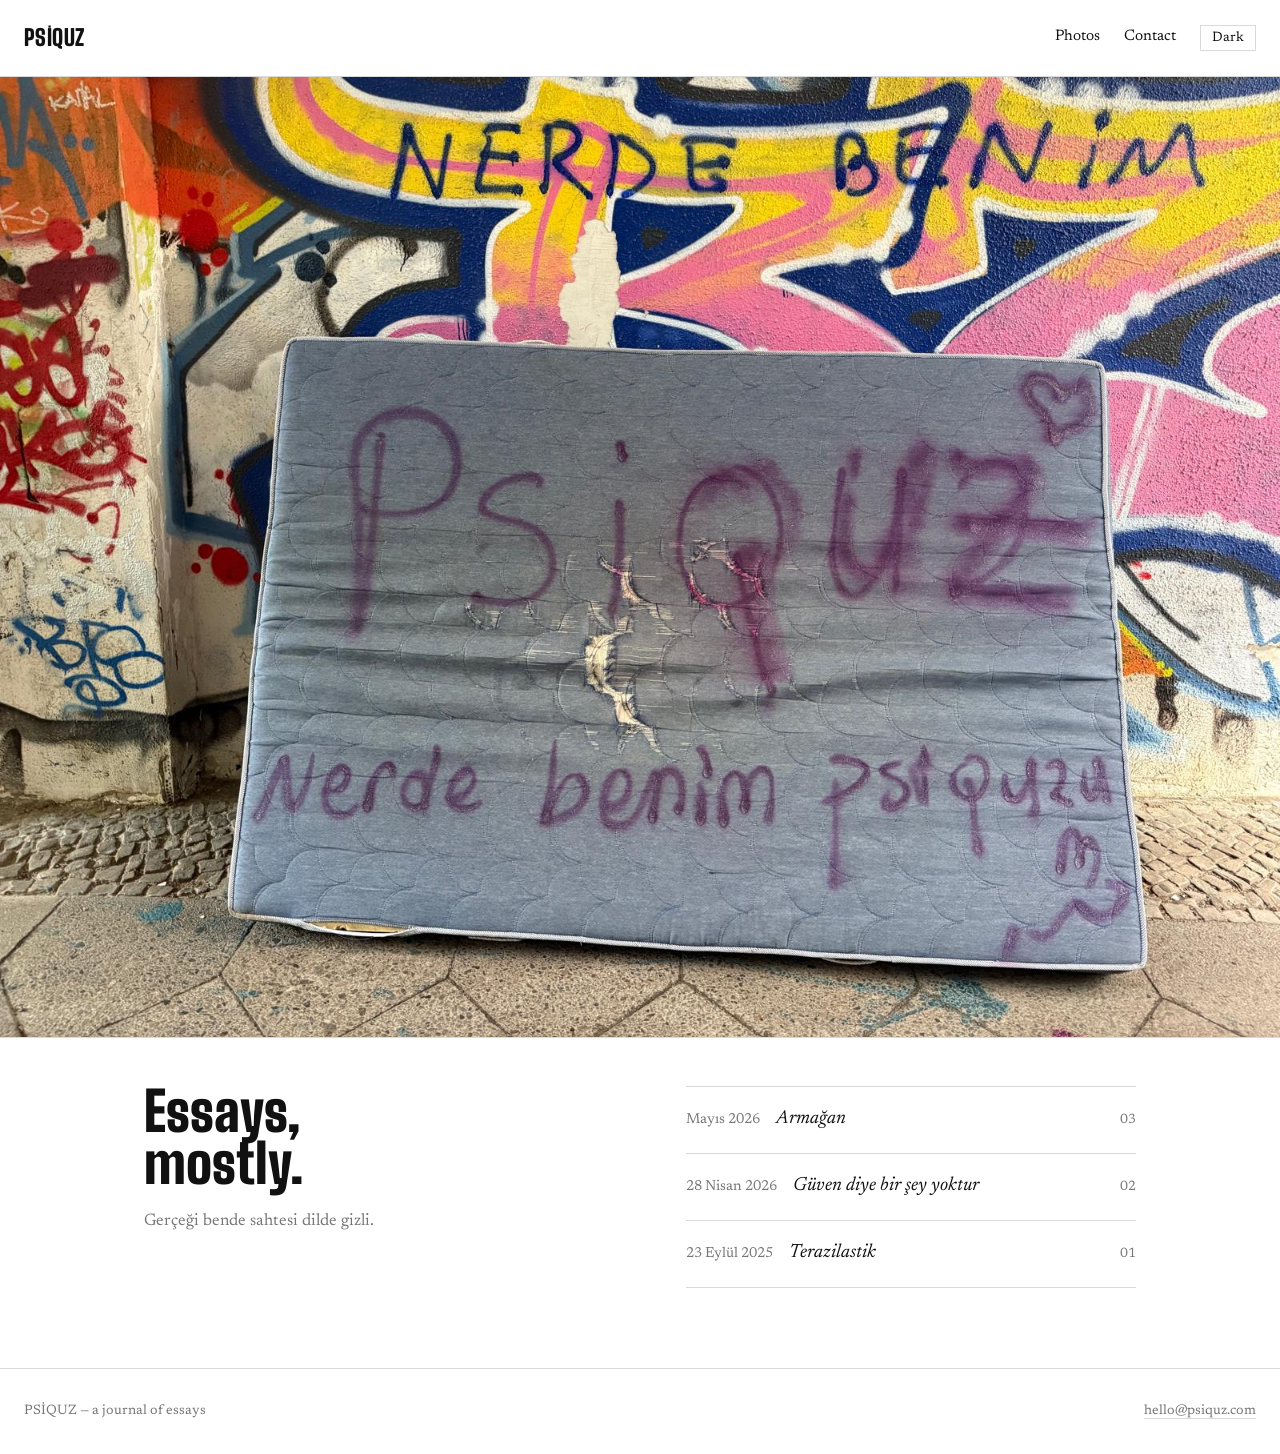
<file: index.html>
<!doctype html>
<html lang="en" data-theme="light">
<head>
<meta charset="utf-8">
<meta name="viewport" content="width=device-width, initial-scale=1">
<title>PSİQUZ</title>
<meta name="description" content="PSİQUZ — a small journal of essays and photographs.">
<link rel="preconnect" href="https://fonts.googleapis.com">
<link rel="preconnect" href="https://fonts.gstatic.com" crossorigin>
<link href="https://fonts.googleapis.com/css2?family=Big+Shoulders+Display:wght@700;900&family=Newsreader:ital,wght@0,400;0,500;1,400&display=swap" rel="stylesheet">
<link rel="stylesheet" href="style.css">
</head>
<body>

<nav class="site-nav">
  <a href="index.html" class="nav-name">PSİQUZ</a>
  <div class="nav-links">
    <a href="photos.html" class="nav-link">Photos</a>
    <a href="mailto:hello@psiquz.com" class="nav-link">Contact</a>
    <button class="theme-toggle" id="themeToggle" type="button">Dark</button>
  </div>
</nav>

<div class="bleed">
  <img src="images/home.jpeg" alt="">
</div>

<main class="wrap">
  <div class="home-grid">

    <div class="statement">
      <h1>Essays,<br>mostly.</h1>
      <p>Gerçeği bende sahtesi dilde gizli.</p>
    </div>

    <div class="index-list">
      <a href="essay-3.html" class="essay-row">
        <span class="row-date">Mayıs 2026</span>
        <span class="row-title">Armağan</span>
        <span class="row-num">03</span>
      </a>
      <a href="essay-2.html" class="essay-row">
        <span class="row-date">28 Nisan 2026</span>
        <span class="row-title">Güven diye bir şey yoktur</span>
        <span class="row-num">02</span>
      </a>
      <a href="essay-1.html" class="essay-row">
        <span class="row-date">23 Eylül 2025</span>
        <span class="row-title">Terazilastik</span>
        <span class="row-num">01</span>
      </a>
    </div>

  </div>
</main>

<footer class="site-footer">
  <span>PSİQUZ — a journal of essays</span>
  <span><a href="mailto:hello@psiquz.com">hello@psiquz.com</a></span>
</footer>

<script src="script.js"></script>
</body>
</html>
</file>
<file: style.css>
/* ============================================
   PSİQUZ — stylesheet
   Plain-language notes are in HOW-TO.md
   ============================================ */

:root {
  --bg: #ffffff;
  --fg: #111111;
  --rule: #d9d9d9;
  --muted: #767676;
  --font-display: 'Big Shoulders Display', sans-serif;
  --font-body: 'Newsreader', Georgia, serif;
}

[data-theme="dark"] {
  --bg: #0a0a0a;
  --fg: #f2f2f2;
  --rule: #333333;
  --muted: #999999;
}

* { box-sizing: border-box; }

html { -webkit-text-size-adjust: 100%; }

body {
  margin: 0;
  background: var(--bg);
  color: var(--fg);
  font-family: var(--font-body);
  font-size: 1.125rem;
  line-height: 1.6;
  transition: background .2s ease, color .2s ease;
}

a { color: inherit; }

.wrap {
  max-width: 1040px;
  margin: 0 auto;
  padding: 0 1.5rem;
}

/* ---------- Nav ---------- */
.site-nav {
  display: flex;
  align-items: center;
  justify-content: space-between;
  gap: 1rem;
  padding: 1.25rem 1.5rem;
  border-bottom: 1px solid var(--rule);
}

.site-nav .nav-name {
  font-family: var(--font-display);
  font-weight: 900;
  font-size: 1.4rem;
  letter-spacing: 0.02em;
  text-decoration: none;
}

.site-nav .nav-links {
  display: flex;
  gap: 1.5rem;
  align-items: center;
  font-size: 0.95rem;
}

.site-nav a.nav-link {
  text-decoration: none;
  border-bottom: 1px solid transparent;
}

.site-nav a.nav-link:hover { border-bottom-color: var(--fg); }

.theme-toggle {
  background: none;
  border: 1px solid var(--rule);
  color: var(--fg);
  font-family: var(--font-body);
  font-size: 0.85rem;
  padding: 0.3rem 0.7rem;
  cursor: pointer;
}
.theme-toggle:hover { border-color: var(--fg); }

/* ---------- Full-bleed photo ---------- */
.bleed {
  width: 100%;
  overflow: hidden;
  border-bottom: 1px solid var(--rule);
  line-height: 0;
}
.bleed img { display: block; width: 100%; height: auto; }

/* ---------- Home page ---------- */
.home-grid {
  display: grid;
  grid-template-columns: 1.1fr 1fr;
  gap: 3rem;
  padding: 3rem 0;
}

.statement { padding-right: 1rem; }

.statement h1 {
  font-family: var(--font-display);
  font-weight: 900;
  font-size: clamp(2.2rem, 5vw, 3.4rem);
  line-height: 0.95;
  margin: 0 0 1.2rem;
}

.statement p {
  color: var(--muted);
  font-size: 1.05rem;
  max-width: 34ch;
}

.index-list { border-top: 1px solid var(--rule); }

.essay-row {
  display: flex;
  justify-content: space-between;
  align-items: baseline;
  gap: 1rem;
  padding: 1.1rem 0;
  border-bottom: 1px solid var(--rule);
  text-decoration: none;
  color: inherit;
}

.essay-row .row-title {
  font-style: italic;
  font-size: 1.2rem;
  flex: 1;
}

.essay-row .row-date {
  color: var(--muted);
  font-size: 0.9rem;
  white-space: nowrap;
}

.essay-row .row-num {
  color: var(--muted);
  font-size: 0.85rem;
  width: 2rem;
  text-align: right;
}

.essay-row:hover .row-title { text-decoration: underline; }

@media (max-width: 720px) {
  .home-grid { grid-template-columns: 1fr; gap: 2rem; padding: 2rem 0; }
}

/* ---------- Essay page ---------- */
.essay-header {
  padding: 3rem 0 1.5rem;
  border-bottom: 1px solid var(--rule);
}

.essay-header .eyebrow-date {
  color: var(--muted);
  font-size: 0.9rem;
  margin-bottom: 0.5rem;
}

.essay-header h1 {
  font-family: var(--font-display);
  font-weight: 900;
  font-size: clamp(2rem, 6vw, 3.6rem);
  line-height: 0.98;
  margin: 0;
}

.essay-body {
  max-width: 68ch;
  margin: 0 auto;
  padding: 2.5rem 0 4rem;
}

.essay-body p { margin: 0 0 1.4rem; }
.essay-body em, .essay-body i { font-style: italic; }

.back-link {
  display: inline-block;
  margin: 2rem 0;
  font-size: 0.95rem;
  text-decoration: none;
  border-bottom: 1px solid var(--rule);
}
.back-link:hover { border-bottom-color: var(--fg); }

/* ---------- Photos page ---------- */
.photo-caption-wrap { padding: 1rem 0 2.5rem; }
.photo-caption {
  font-style: italic;
  color: var(--muted);
  font-size: 0.95rem;
  margin: 0;
}

/* ---------- Footer ---------- */
.site-footer {
  border-top: 1px solid var(--rule);
  padding: 2rem 1.5rem;
  margin-top: 2rem;
  font-size: 0.85rem;
  color: var(--muted);
  display: flex;
  flex-wrap: wrap;
  justify-content: space-between;
  gap: 1rem;
}
.site-footer a { color: var(--muted); text-decoration: none; border-bottom: 1px solid var(--rule); }
.site-footer a:hover { border-bottom-color: var(--muted); }

@media (max-width: 480px) {
  body { font-size: 1.05rem; }
  .site-nav { padding: 1rem; }
  .site-nav .nav-links { gap: 1rem; }
  .essay-header { padding: 2rem 0 1.2rem; }
}
</file>
